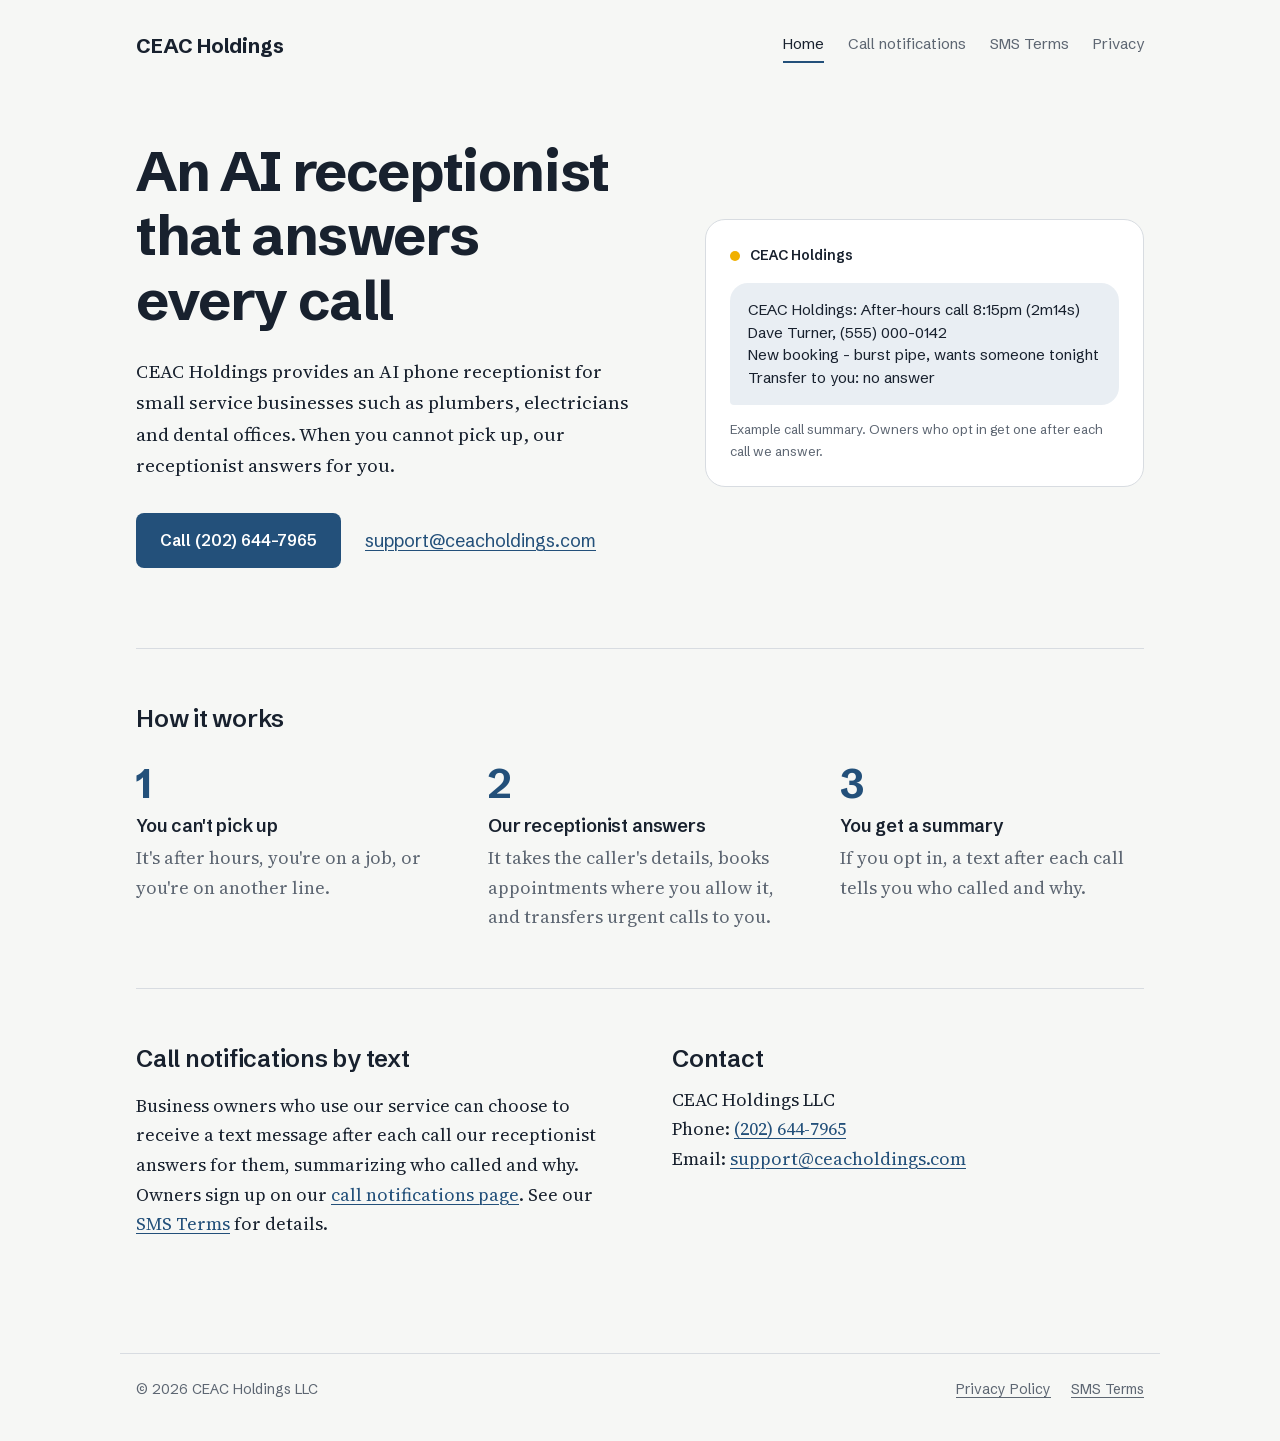
<file: index.html>
<!doctype html>
<html lang="en">
<head>
  <meta charset="utf-8">
  <meta name="viewport" content="width=device-width, initial-scale=1">
  <title>CEAC Holdings</title>
  <meta name="description" content="CEAC Holdings provides an AI phone receptionist for small service businesses.">
  <link rel="icon" href="/favicon.svg" type="image/svg+xml">
  <link rel="icon" href="/favicon-32.png" type="image/png" sizes="32x32">
  <link rel="apple-touch-icon" href="/apple-touch-icon.png">
  <meta property="og:type" content="website">
  <meta property="og:site_name" content="CEAC Holdings">
  <meta property="og:title" content="CEAC Holdings">
  <meta property="og:description" content="CEAC Holdings provides an AI phone receptionist for small service businesses.">
  <meta property="og:url" content="https://ceacholdings.com/">
  <meta property="og:image" content="https://ceacholdings.com/og-image.png">
  <meta property="og:image:width" content="1200">
  <meta property="og:image:height" content="630">
  <meta property="og:image:alt" content="CEAC Holdings: an AI receptionist that answers every call, with an example call summary text.">
  <meta name="twitter:card" content="summary_large_image">
  <link rel="preload" href="fonts/schibsted-grotesk-latin.woff2" as="font" type="font/woff2" crossorigin>
  <link rel="preload" href="fonts/source-serif-4-latin.woff2" as="font" type="font/woff2" crossorigin>
  <link rel="stylesheet" href="style.css">
</head>
<body>
  <header class="site-header">
    <a class="wordmark" href="/">CEAC Holdings</a>
    <nav class="site-nav" aria-label="Main">
      <a href="/" aria-current="page">Home</a>
      <a href="/sms-opt-in.html">Call notifications</a>
      <a href="/sms-terms.html">SMS Terms</a>
      <a href="/privacy.html">Privacy</a>
    </nav>
  </header>

  <main class="home">
    <section class="hero">
      <div>
        <h1>An AI receptionist that answers every call</h1>
        <p class="hero-lede">
          CEAC Holdings provides an AI phone receptionist for small service businesses such as
          plumbers, electricians and dental offices. When you cannot pick up, our receptionist
          answers for you.
        </p>
        <div class="hero-actions">
          <a class="button" href="tel:+12026447965">Call (202) 644-7965</a>
          <a href="mailto:support@ceacholdings.com">support@ceacholdings.com</a>
        </div>
      </div>

      <figure class="notification">
        <p class="notification-sender">CEAC Holdings</p>
        <p class="notification-message">CEAC Holdings: After-hours call 8:15pm (2m14s)<br>Dave Turner, (555) 000-0142<br>New booking - burst pipe, wants someone tonight<br>Transfer to you: no answer</p>
        <figcaption>Example call summary. Owners who opt in get one after each call we answer.</figcaption>
      </figure>
    </section>

    <section class="steps" aria-labelledby="steps-heading">
      <h2 id="steps-heading">How it works</h2>
      <ol>
        <li>
          <h3>You can't pick up</h3>
          <p>It's after hours, you're on a job, or you're on another line.</p>
        </li>
        <li>
          <h3>Our receptionist answers</h3>
          <p>
            It takes the caller's details, books appointments where you allow it, and transfers
            urgent calls to you.
          </p>
        </li>
        <li>
          <h3>You get a summary</h3>
          <p>If you opt in, a text after each call tells you who called and why.</p>
        </li>
      </ol>
    </section>

    <div class="home-details">
      <section>
        <h2>Call notifications by text</h2>
        <p>
          Business owners who use our service can choose to receive a text message after each call
          our receptionist answers for them, summarizing who called and why. Owners sign up on our
          <a href="/sms-opt-in.html">call notifications page</a>. See our
          <a href="/sms-terms.html">SMS Terms</a> for details.
        </p>
      </section>

      <section>
        <h2>Contact</h2>
        <address class="contact-block">
          CEAC Holdings LLC<br>
          Phone: <a href="tel:+12026447965">(202) 644-7965</a><br>
          Email: <a href="mailto:support@ceacholdings.com">support@ceacholdings.com</a>
        </address>
      </section>
    </div>
  </main>

  <footer class="site-footer">
    <span>&copy; 2026 CEAC Holdings LLC</span>
    <nav aria-label="Legal">
      <a href="/privacy.html">Privacy Policy</a>
      <a href="/sms-terms.html">SMS Terms</a>
    </nav>
  </footer>
</body>
</html>
</file>
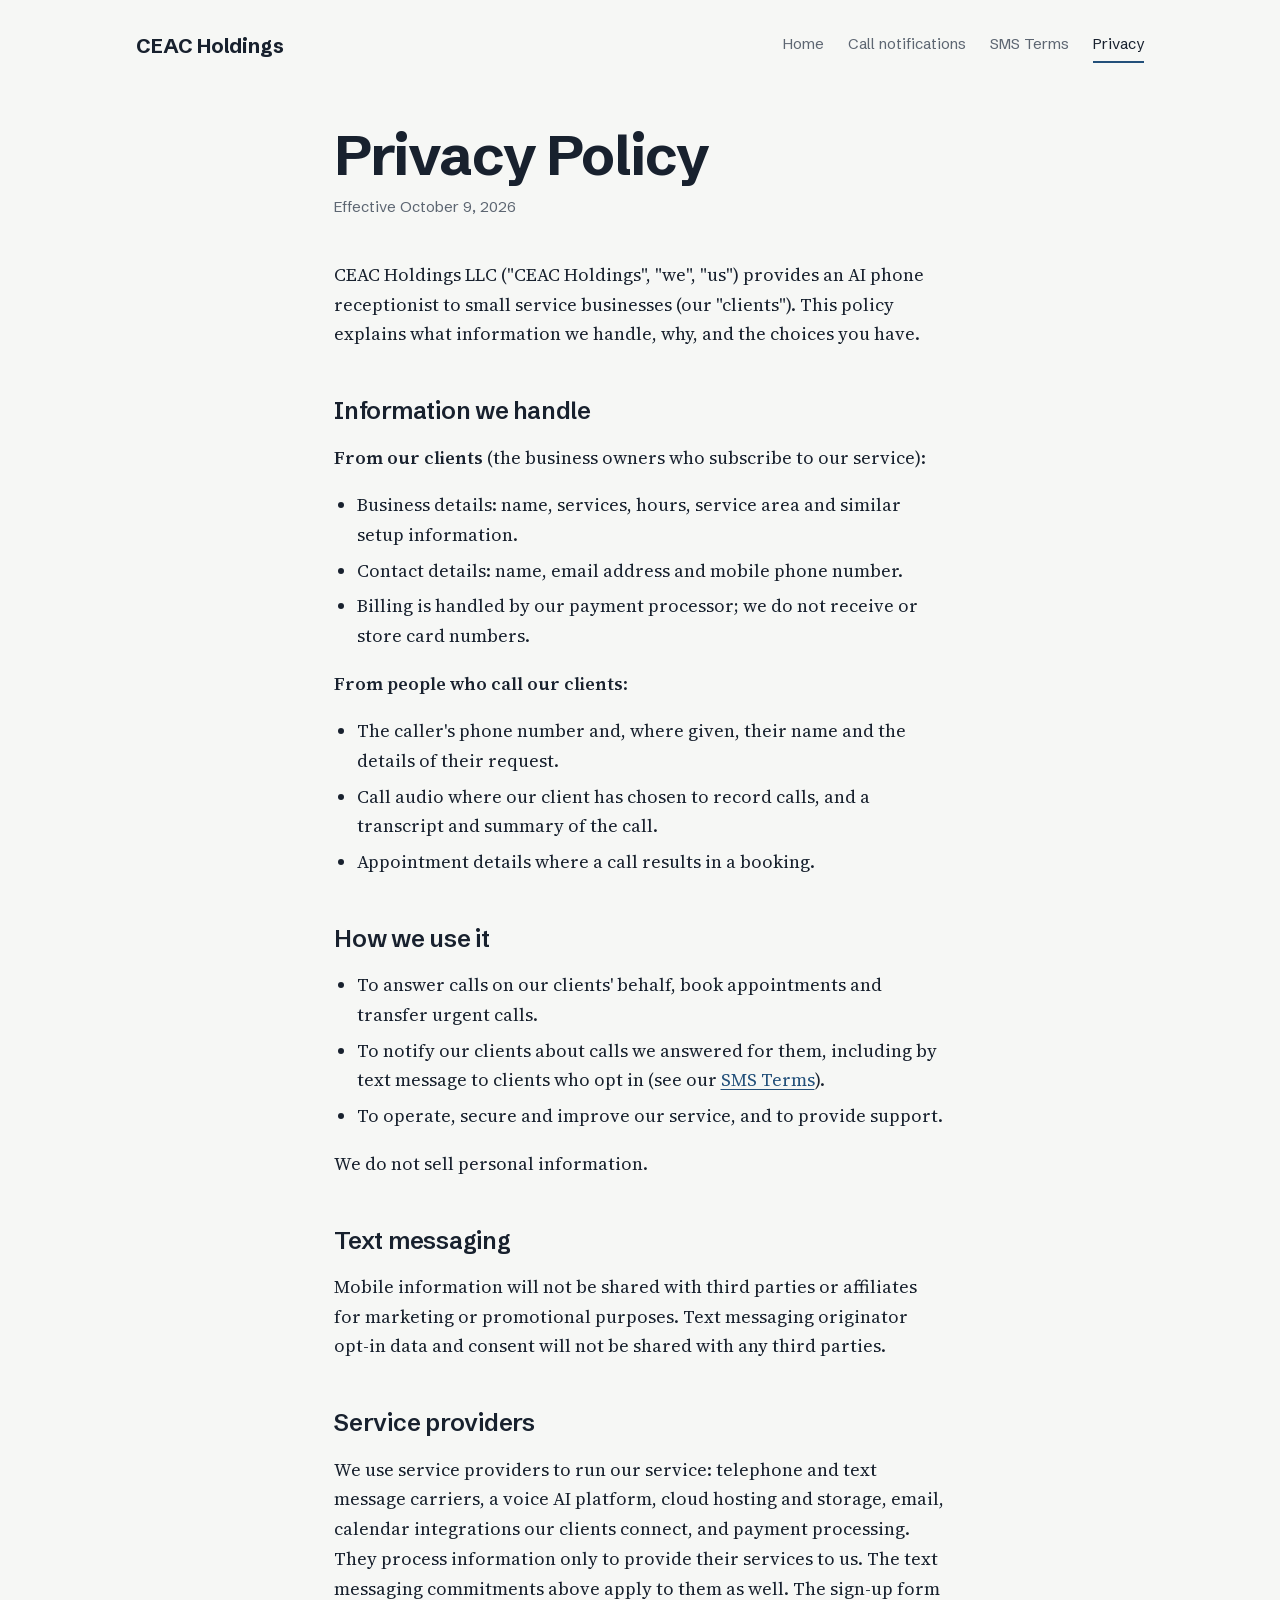
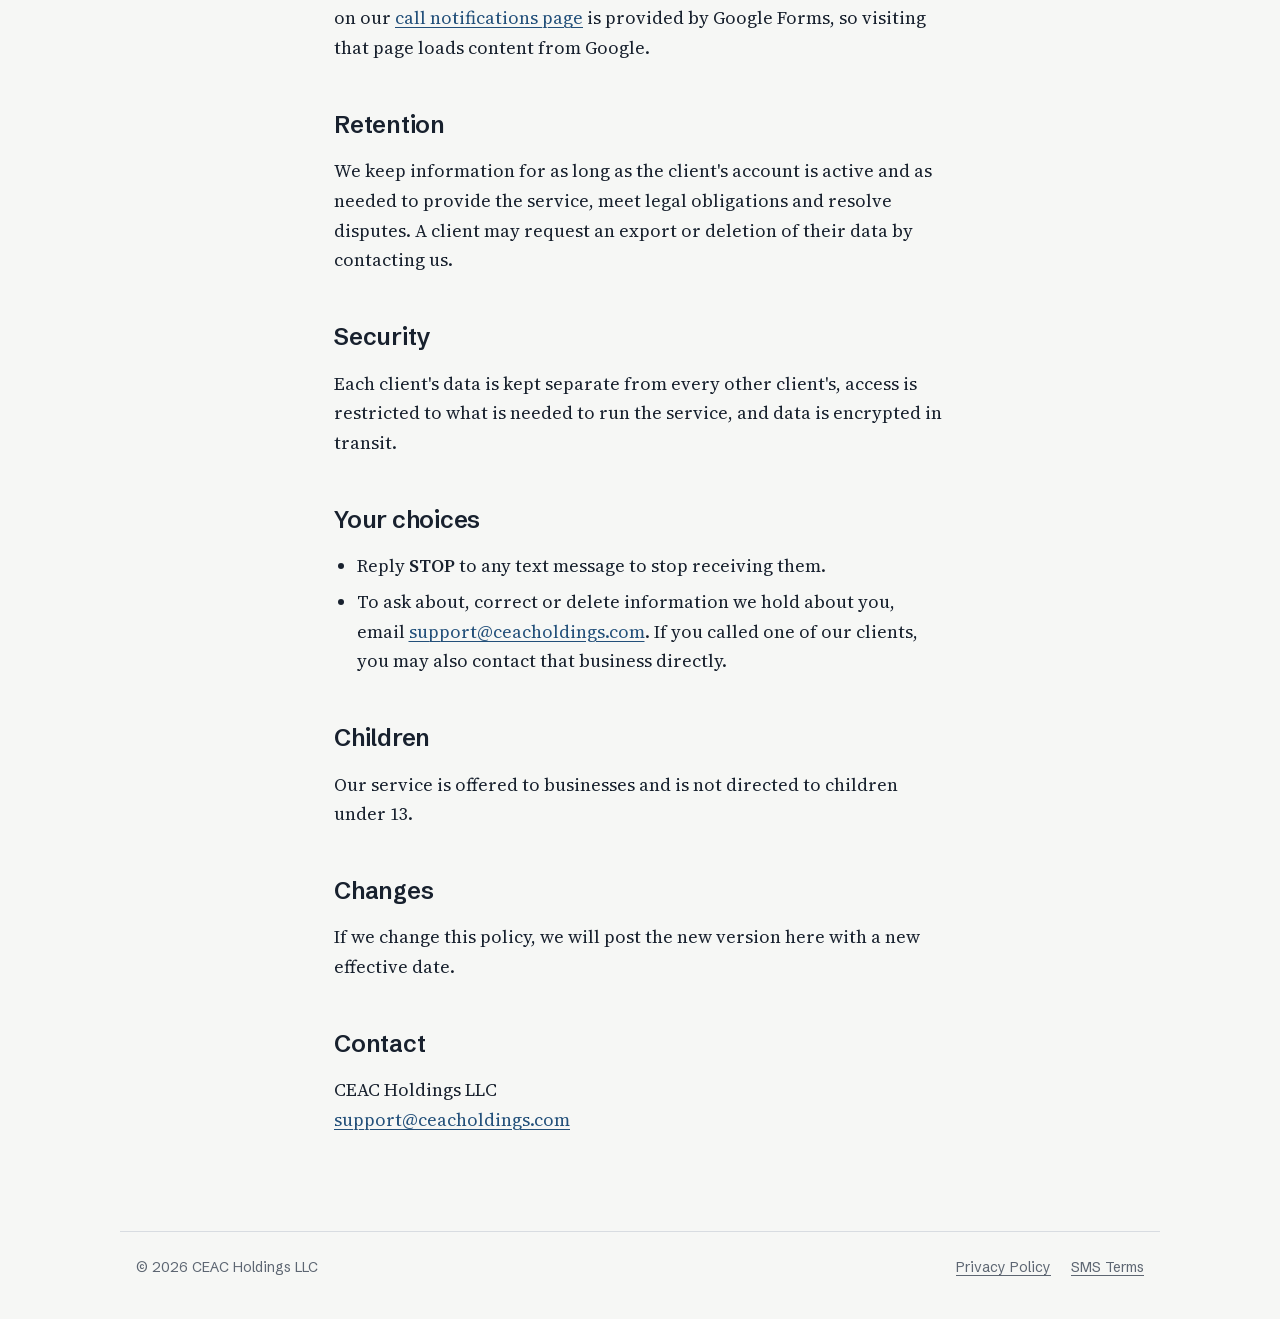
<file: privacy.html>
<!doctype html>
<html lang="en">
<head>
  <meta charset="utf-8">
  <meta name="viewport" content="width=device-width, initial-scale=1">
  <title>Privacy Policy — CEAC Holdings</title>
  <meta name="description" content="How CEAC Holdings collects, uses and protects information.">
  <link rel="icon" href="/favicon.svg" type="image/svg+xml">
  <link rel="icon" href="/favicon-32.png" type="image/png" sizes="32x32">
  <link rel="apple-touch-icon" href="/apple-touch-icon.png">
  <meta property="og:type" content="website">
  <meta property="og:site_name" content="CEAC Holdings">
  <meta property="og:title" content="Privacy Policy — CEAC Holdings">
  <meta property="og:description" content="How CEAC Holdings collects, uses and protects information.">
  <meta property="og:url" content="https://ceacholdings.com/privacy.html">
  <meta property="og:image" content="https://ceacholdings.com/og-image.png">
  <meta property="og:image:width" content="1200">
  <meta property="og:image:height" content="630">
  <meta property="og:image:alt" content="CEAC Holdings: an AI receptionist that answers every call, with an example call summary text.">
  <meta name="twitter:card" content="summary_large_image">
  <link rel="preload" href="fonts/schibsted-grotesk-latin.woff2" as="font" type="font/woff2" crossorigin>
  <link rel="preload" href="fonts/source-serif-4-latin.woff2" as="font" type="font/woff2" crossorigin>
  <link rel="stylesheet" href="style.css">
</head>
<body>
  <header class="site-header">
    <a class="wordmark" href="/">CEAC Holdings</a>
    <nav class="site-nav" aria-label="Main">
      <a href="/">Home</a>
      <a href="/sms-opt-in.html">Call notifications</a>
      <a href="/sms-terms.html">SMS Terms</a>
      <a href="/privacy.html" aria-current="page">Privacy</a>
    </nav>
  </header>

  <main class="document">
    <h1>Privacy Policy</h1>
    <p class="effective">Effective October 9, 2026</p>

    <p>
      CEAC Holdings LLC ("CEAC Holdings", "we", "us") provides an AI phone receptionist to small
      service businesses (our "clients"). This policy explains what information we handle, why,
      and the choices you have.
    </p>

    <h2>Information we handle</h2>
    <p><strong>From our clients</strong> (the business owners who subscribe to our service):</p>
    <ul>
      <li>Business details: name, services, hours, service area and similar setup information.</li>
      <li>Contact details: name, email address and mobile phone number.</li>
      <li>Billing is handled by our payment processor; we do not receive or store card numbers.</li>
    </ul>
    <p><strong>From people who call our clients</strong>:</p>
    <ul>
      <li>The caller's phone number and, where given, their name and the details of their request.</li>
      <li>Call audio where our client has chosen to record calls, and a transcript and summary of the call.</li>
      <li>Appointment details where a call results in a booking.</li>
    </ul>

    <h2>How we use it</h2>
    <ul>
      <li>To answer calls on our clients' behalf, book appointments and transfer urgent calls.</li>
      <li>To notify our clients about calls we answered for them, including by text message to
        clients who opt in (see our <a href="/sms-terms.html">SMS Terms</a>).</li>
      <li>To operate, secure and improve our service, and to provide support.</li>
    </ul>
    <p>We do not sell personal information.</p>

    <h2>Text messaging</h2>
    <p>
      Mobile information will not be shared with third parties or affiliates for marketing or
      promotional purposes. Text messaging originator opt-in data and consent will not be shared
      with any third parties.
    </p>

    <h2>Service providers</h2>
    <p>
      We use service providers to run our service: telephone and text message carriers, a voice
      AI platform, cloud hosting and storage, email, calendar integrations our clients connect,
      and payment processing. They process information only to provide their services to us. The
      text messaging commitments above apply to them as well. The sign-up form on our
      <a href="/sms-opt-in.html">call notifications page</a> is provided by Google Forms, so
      visiting that page loads content from Google.
    </p>

    <h2>Retention</h2>
    <p>
      We keep information for as long as the client's account is active and as needed to provide
      the service, meet legal obligations and resolve disputes. A client may request an export or
      deletion of their data by contacting us.
    </p>

    <h2>Security</h2>
    <p>
      Each client's data is kept separate from every other client's, access is restricted to
      what is needed to run the service, and data is encrypted in transit.
    </p>

    <h2>Your choices</h2>
    <ul>
      <li>Reply <strong>STOP</strong> to any text message to stop receiving them.</li>
      <li>To ask about, correct or delete information we hold about you, email
        <a href="mailto:support@ceacholdings.com">support@ceacholdings.com</a>. If you called one
        of our clients, you may also contact that business directly.</li>
    </ul>

    <h2>Children</h2>
    <p>Our service is offered to businesses and is not directed to children under 13.</p>

    <h2>Changes</h2>
    <p>
      If we change this policy, we will post the new version here with a new effective date.
    </p>

    <h2>Contact</h2>
    <p>
      CEAC Holdings LLC<br>
      <a href="mailto:support@ceacholdings.com">support@ceacholdings.com</a>
    </p>
  </main>

  <footer class="site-footer">
    <span>&copy; 2026 CEAC Holdings LLC</span>
    <nav aria-label="Legal">
      <a href="/privacy.html">Privacy Policy</a>
      <a href="/sms-terms.html">SMS Terms</a>
    </nav>
  </footer>
</body>
</html>
</file>
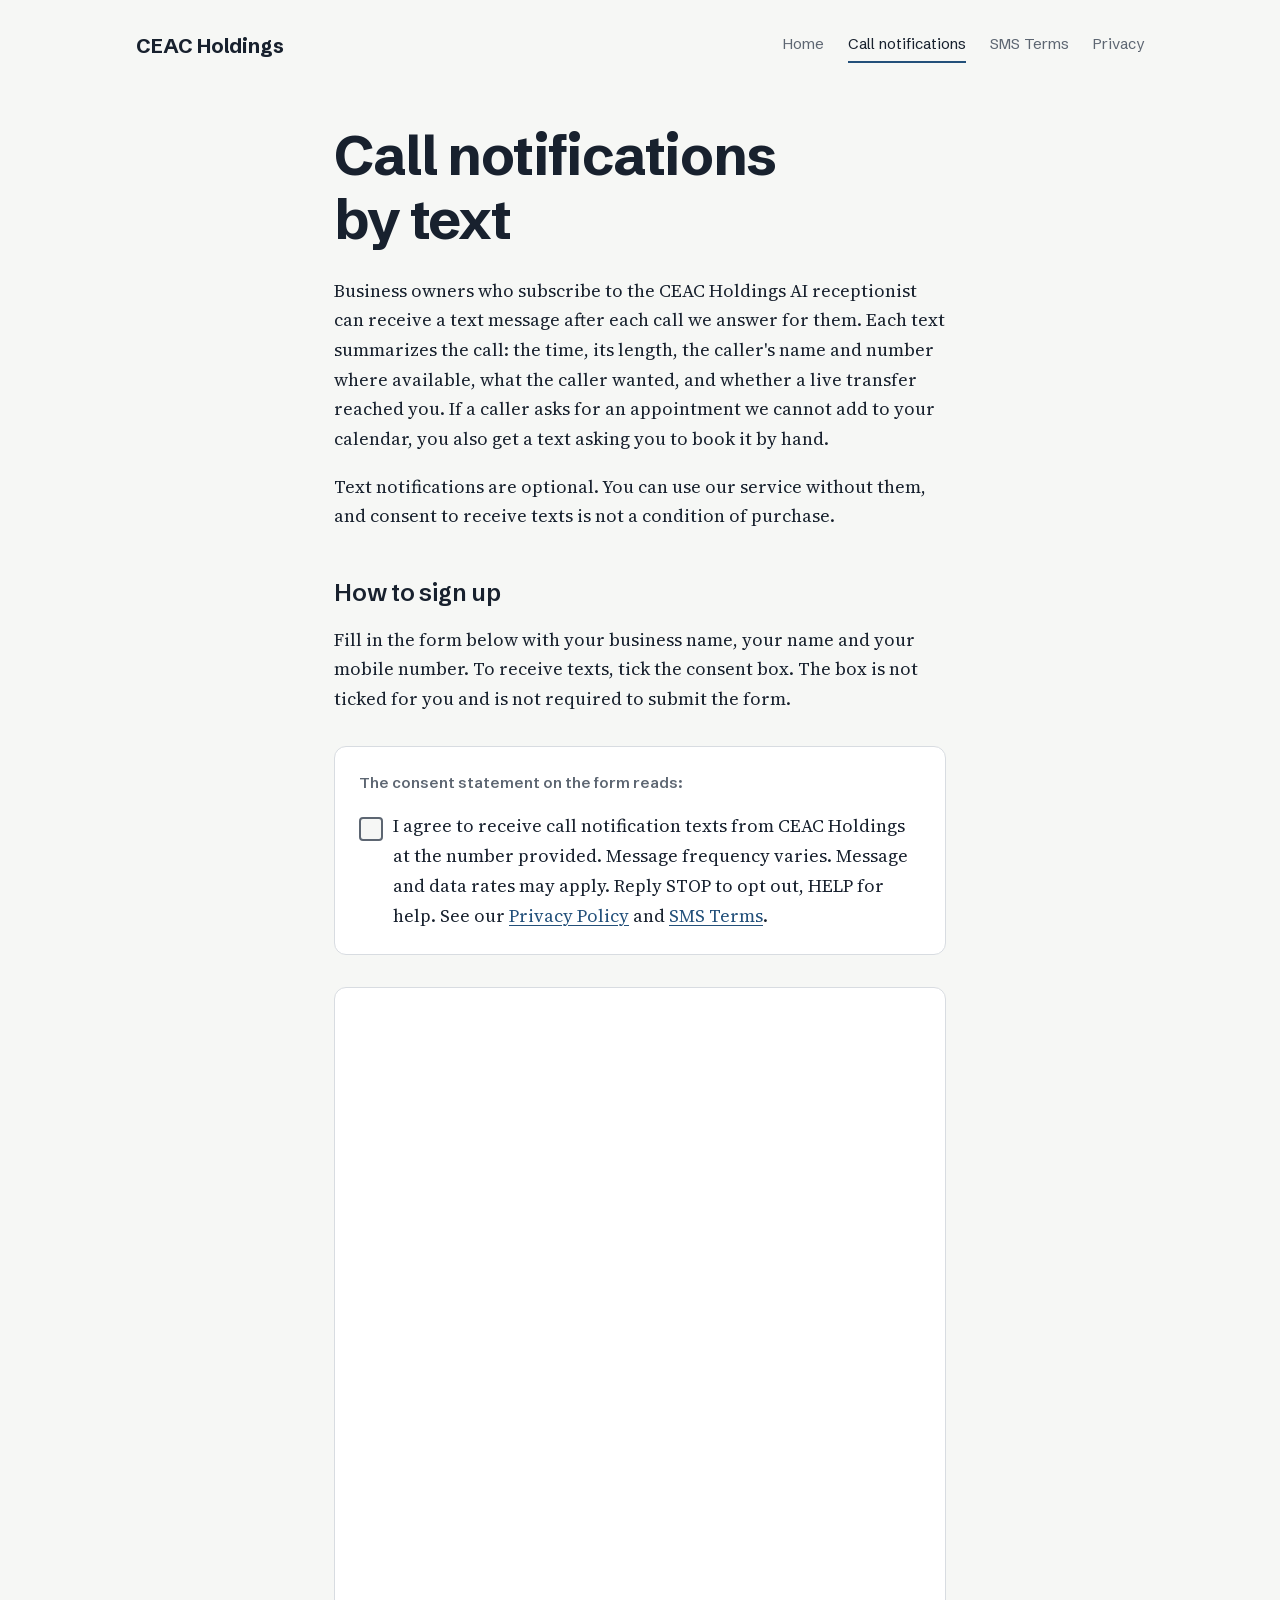
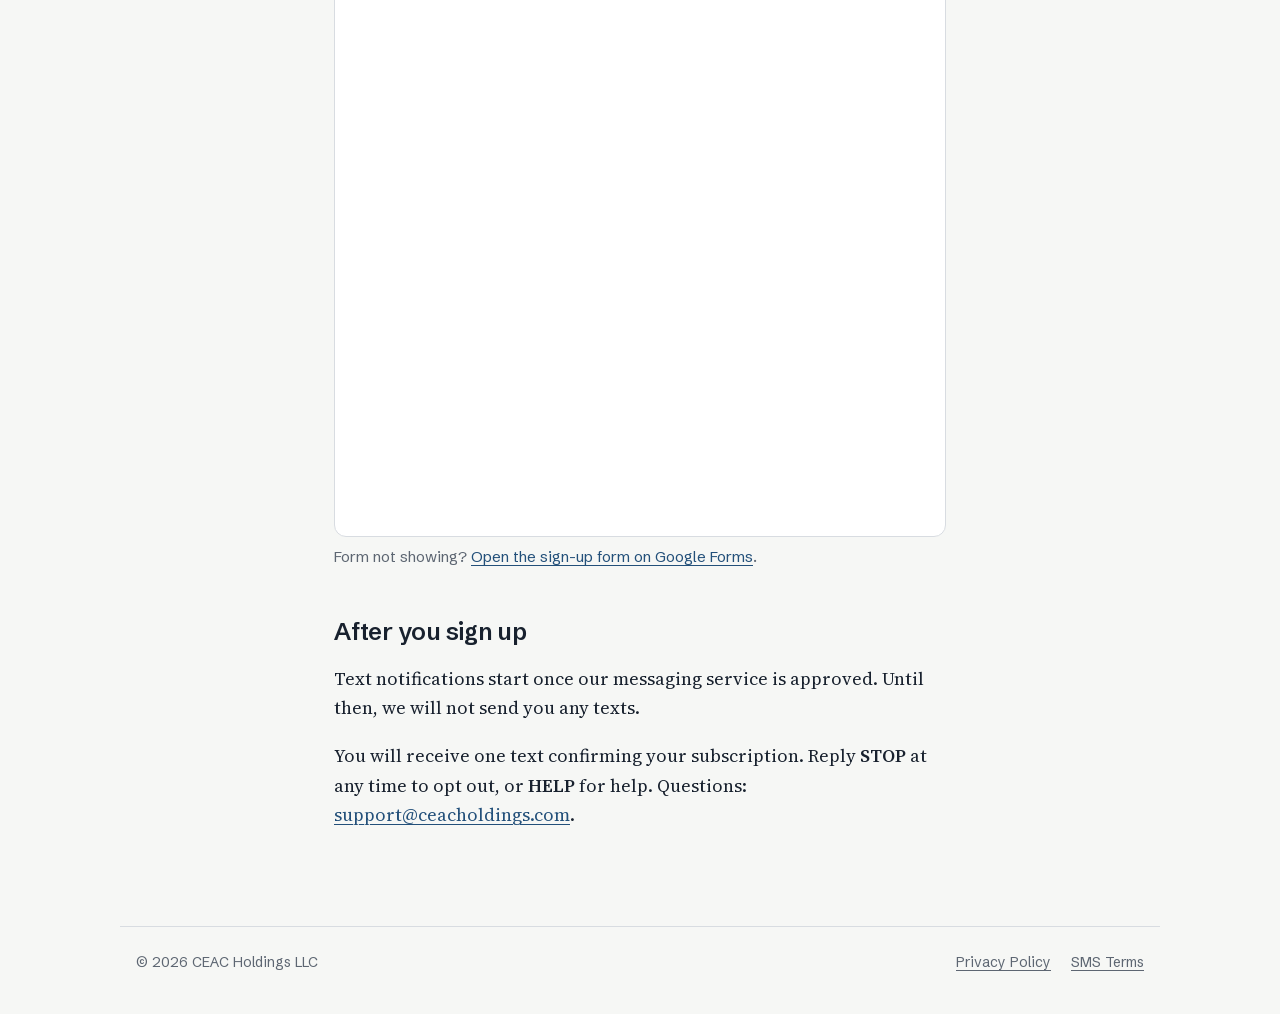
<file: sms-opt-in.html>
<!doctype html>
<html lang="en">
<head>
  <meta charset="utf-8">
  <meta name="viewport" content="width=device-width, initial-scale=1">
  <title>Call Notifications — CEAC Holdings</title>
  <meta name="description" content="Sign up to receive call notification texts from CEAC Holdings.">
  <link rel="icon" href="/favicon.svg" type="image/svg+xml">
  <link rel="icon" href="/favicon-32.png" type="image/png" sizes="32x32">
  <link rel="apple-touch-icon" href="/apple-touch-icon.png">
  <meta property="og:type" content="website">
  <meta property="og:site_name" content="CEAC Holdings">
  <meta property="og:title" content="Call Notifications — CEAC Holdings">
  <meta property="og:description" content="Sign up to receive call notification texts from CEAC Holdings.">
  <meta property="og:url" content="https://ceacholdings.com/sms-opt-in.html">
  <meta property="og:image" content="https://ceacholdings.com/og-image.png">
  <meta property="og:image:width" content="1200">
  <meta property="og:image:height" content="630">
  <meta property="og:image:alt" content="CEAC Holdings: an AI receptionist that answers every call, with an example call summary text.">
  <meta name="twitter:card" content="summary_large_image">
  <link rel="preload" href="fonts/schibsted-grotesk-latin.woff2" as="font" type="font/woff2" crossorigin>
  <link rel="preload" href="fonts/source-serif-4-latin.woff2" as="font" type="font/woff2" crossorigin>
  <link rel="stylesheet" href="style.css">
</head>
<body>
  <header class="site-header">
    <a class="wordmark" href="/">CEAC Holdings</a>
    <nav class="site-nav" aria-label="Main">
      <a href="/">Home</a>
      <a href="/sms-opt-in.html" aria-current="page">Call notifications</a>
      <a href="/sms-terms.html">SMS Terms</a>
      <a href="/privacy.html">Privacy</a>
    </nav>
  </header>

  <main class="document">
    <h1>Call notifications by text</h1>
    <p>
      Business owners who subscribe to the CEAC Holdings AI receptionist can receive a text
      message after each call we answer for them. Each text summarizes the call: the time, its
      length, the caller's name and number where available, what the caller wanted, and whether
      a live transfer reached you. If a caller asks for an appointment we cannot add to your
      calendar, you also get a text asking you to book it by hand.
    </p>
    <p>
      Text notifications are optional. You can use our service without them, and consent to
      receive texts is not a condition of purchase.
    </p>

    <h2>How to sign up</h2>
    <p>
      Fill in the form below with your business name, your name and your mobile number. To
      receive texts, tick the consent box. The box is not ticked for you and is not required to
      submit the form.
    </p>

    <div class="consent-preview">
      <p class="consent-preview-title">The consent statement on the form reads:</p>
      <p class="consent-preview-statement">
        I agree to receive call notification texts from CEAC Holdings at the number provided.
        Message frequency varies. Message and data rates may apply. Reply STOP to opt out, HELP
        for help. See our <a href="/privacy.html">Privacy Policy</a> and
        <a href="/sms-terms.html">SMS Terms</a>.
      </p>
    </div>

    <iframe
      class="signup-form"
      src="https://docs.google.com/forms/d/e/1FAIpQLSeyhPd0poCtlwb2AHLI7wAUZXyKrZ-A8A6Gs7ltLcJiI4grIg/viewform?embedded=true"
      title="Call notifications sign-up form"
      loading="lazy"></iframe>
    <p class="signup-form-fallback">
      Form not showing?
      <a href="https://docs.google.com/forms/d/e/1FAIpQLSeyhPd0poCtlwb2AHLI7wAUZXyKrZ-A8A6Gs7ltLcJiI4grIg/viewform">Open the sign-up form on Google Forms</a>.
    </p>

    <h2>After you sign up</h2>
    <p>
      Text notifications start once our messaging service is approved. Until then, we will not
      send you any texts.
    </p>
    <p>
      You will receive one text confirming your subscription. Reply <strong>STOP</strong> at any
      time to opt out, or <strong>HELP</strong> for help. Questions:
      <a href="mailto:support@ceacholdings.com">support@ceacholdings.com</a>.
    </p>
  </main>

  <footer class="site-footer">
    <span>&copy; 2026 CEAC Holdings LLC</span>
    <nav aria-label="Legal">
      <a href="/privacy.html">Privacy Policy</a>
      <a href="/sms-terms.html">SMS Terms</a>
    </nav>
  </footer>
</body>
</html>
</file>
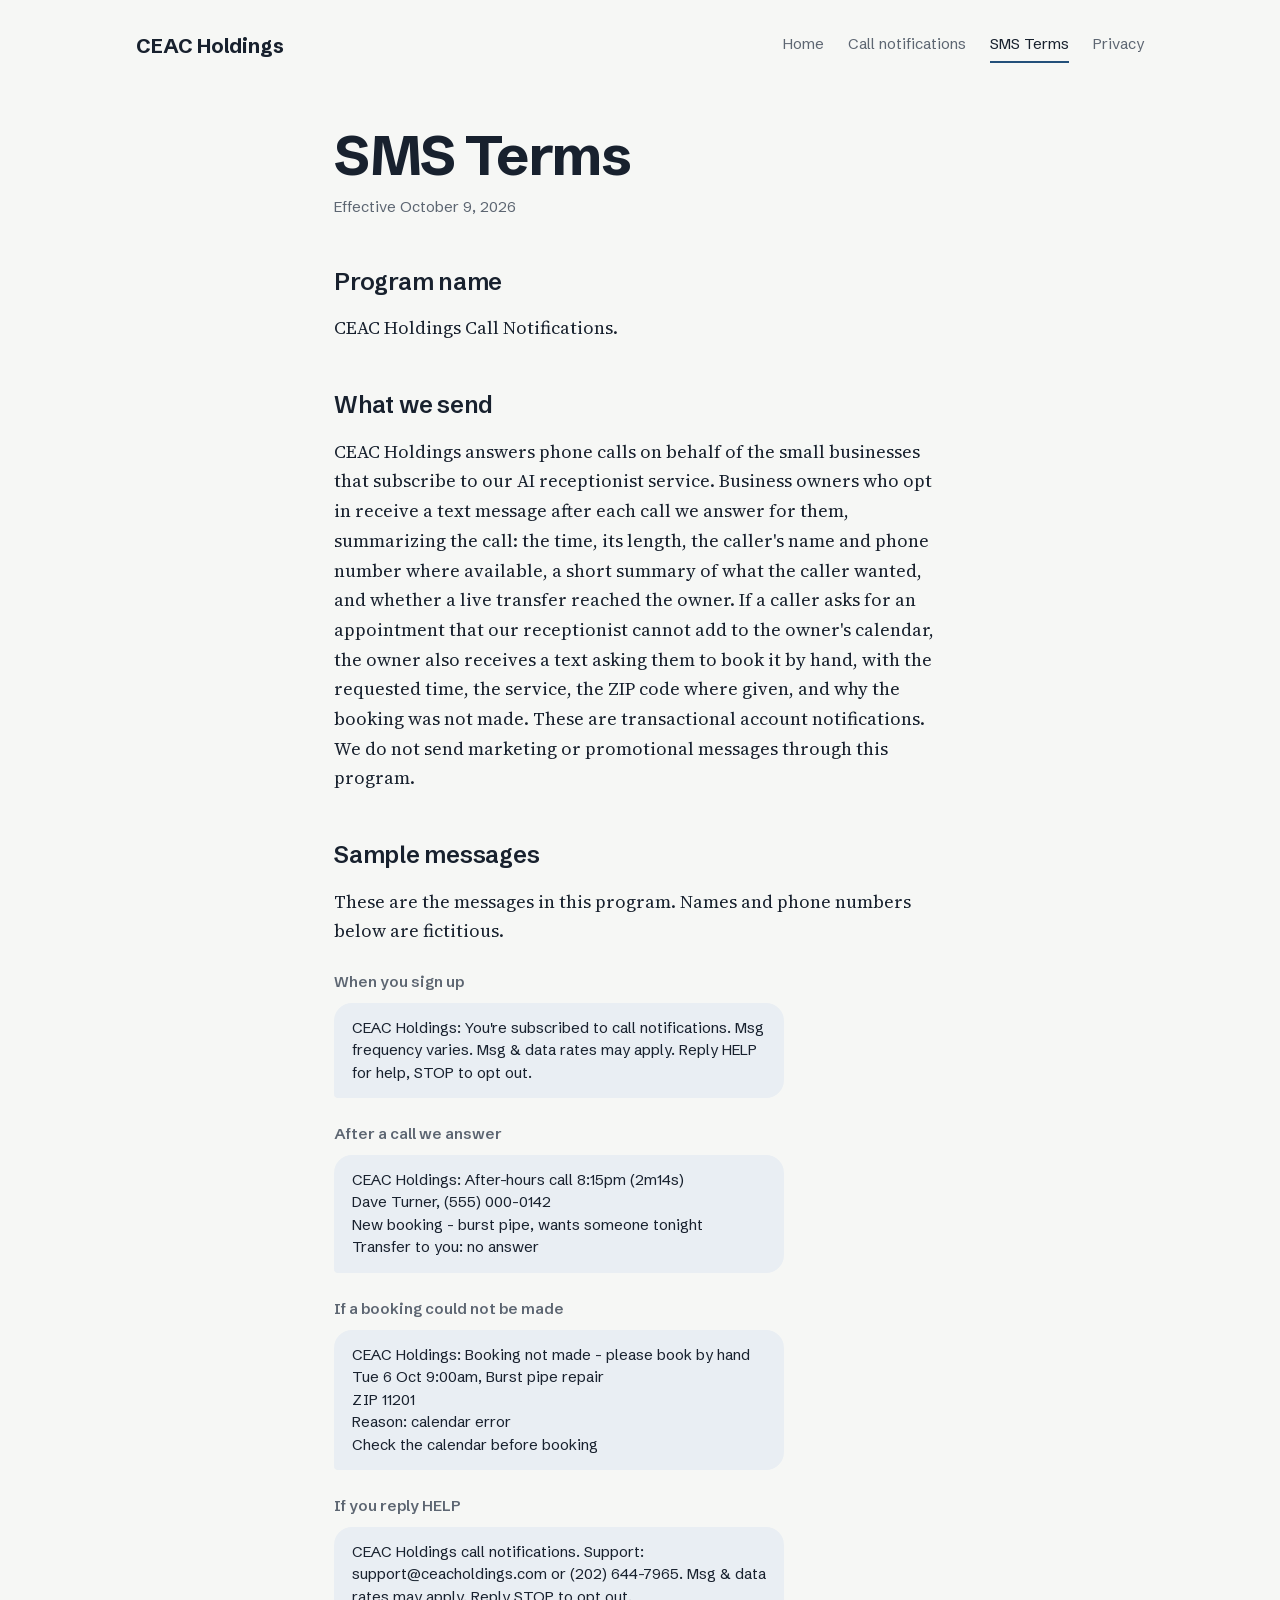
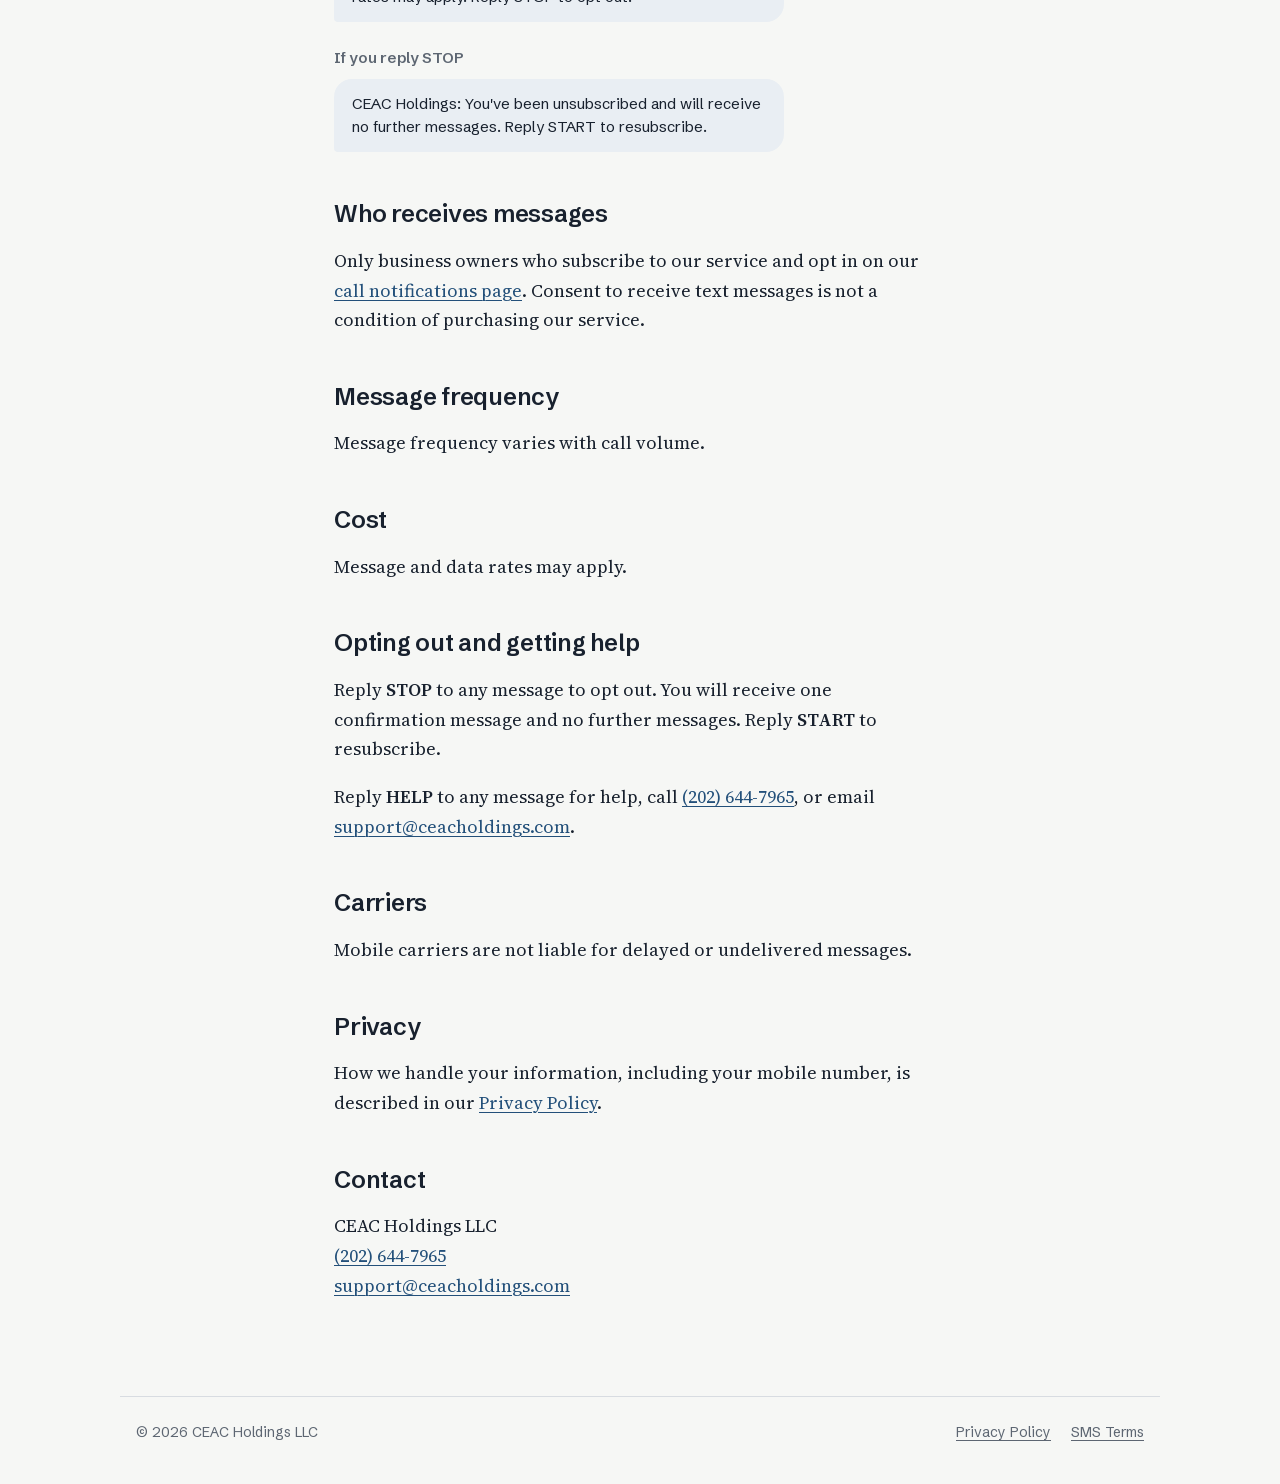
<file: sms-terms.html>
<!doctype html>
<html lang="en">
<head>
  <meta charset="utf-8">
  <meta name="viewport" content="width=device-width, initial-scale=1">
  <title>SMS Terms — CEAC Holdings</title>
  <meta name="description" content="Terms for the CEAC Holdings Call Notifications text message program.">
  <link rel="icon" href="/favicon.svg" type="image/svg+xml">
  <link rel="icon" href="/favicon-32.png" type="image/png" sizes="32x32">
  <link rel="apple-touch-icon" href="/apple-touch-icon.png">
  <meta property="og:type" content="website">
  <meta property="og:site_name" content="CEAC Holdings">
  <meta property="og:title" content="SMS Terms — CEAC Holdings">
  <meta property="og:description" content="Terms for the CEAC Holdings Call Notifications text message program.">
  <meta property="og:url" content="https://ceacholdings.com/sms-terms.html">
  <meta property="og:image" content="https://ceacholdings.com/og-image.png">
  <meta property="og:image:width" content="1200">
  <meta property="og:image:height" content="630">
  <meta property="og:image:alt" content="CEAC Holdings: an AI receptionist that answers every call, with an example call summary text.">
  <meta name="twitter:card" content="summary_large_image">
  <link rel="preload" href="fonts/schibsted-grotesk-latin.woff2" as="font" type="font/woff2" crossorigin>
  <link rel="preload" href="fonts/source-serif-4-latin.woff2" as="font" type="font/woff2" crossorigin>
  <link rel="stylesheet" href="style.css">
</head>
<body>
  <header class="site-header">
    <a class="wordmark" href="/">CEAC Holdings</a>
    <nav class="site-nav" aria-label="Main">
      <a href="/">Home</a>
      <a href="/sms-opt-in.html">Call notifications</a>
      <a href="/sms-terms.html" aria-current="page">SMS Terms</a>
      <a href="/privacy.html">Privacy</a>
    </nav>
  </header>

  <main class="document">
    <h1>SMS Terms</h1>
    <p class="effective">Effective October 9, 2026</p>

    <h2>Program name</h2>
    <p>CEAC Holdings Call Notifications.</p>

    <h2>What we send</h2>
    <p>
      CEAC Holdings answers phone calls on behalf of the small businesses that subscribe to our AI
      receptionist service. Business owners who opt in receive a text message after each call we
      answer for them, summarizing the call: the time, its length, the caller's name and phone
      number where available, a short summary of what the caller wanted, and whether a live
      transfer reached the owner. If a caller asks for an appointment that our receptionist cannot
      add to the owner's calendar, the owner also receives a text asking them to book it by hand,
      with the requested time, the service, the ZIP code where given, and why the booking was not
      made. These are transactional account notifications. We do not send
      marketing or promotional messages through this program.
    </p>

    <h2>Sample messages</h2>
    <p>
      These are the messages in this program. Names and phone numbers below are fictitious.
    </p>
    <dl class="sample-messages">
      <dt>When you sign up</dt>
      <dd><p class="message-bubble">CEAC Holdings: You're subscribed to call notifications. Msg frequency varies. Msg &amp; data rates may apply. Reply HELP for help, STOP to opt out.</p></dd>

      <dt>After a call we answer</dt>
      <dd><p class="message-bubble">CEAC Holdings: After-hours call 8:15pm (2m14s)<br>Dave Turner, (555) 000-0142<br>New booking - burst pipe, wants someone tonight<br>Transfer to you: no answer</p></dd>

      <dt>If a booking could not be made</dt>
      <dd><p class="message-bubble">CEAC Holdings: Booking not made - please book by hand<br>Tue 6 Oct 9:00am, Burst pipe repair<br>ZIP 11201<br>Reason: calendar error<br>Check the calendar before booking</p></dd>

      <dt>If you reply HELP</dt>
      <dd><p class="message-bubble">CEAC Holdings call notifications. Support: support@ceacholdings.com or (202) 644-7965. Msg &amp; data rates may apply. Reply STOP to opt out.</p></dd>

      <dt>If you reply STOP</dt>
      <dd><p class="message-bubble">CEAC Holdings: You've been unsubscribed and will receive no further messages. Reply START to resubscribe.</p></dd>
    </dl>

    <h2>Who receives messages</h2>
    <p>
      Only business owners who subscribe to our service and opt in on our
      <a href="/sms-opt-in.html">call notifications page</a>. Consent to receive text messages is
      not a condition of purchasing our service.
    </p>

    <h2>Message frequency</h2>
    <p>Message frequency varies with call volume.</p>

    <h2>Cost</h2>
    <p>Message and data rates may apply.</p>

    <h2>Opting out and getting help</h2>
    <p>
      Reply <strong>STOP</strong> to any message to opt out. You will receive one confirmation
      message and no further messages. Reply <strong>START</strong> to resubscribe.
    </p>
    <p>
      Reply <strong>HELP</strong> to any message for help, call
      <a href="tel:+12026447965">(202) 644-7965</a>, or email
      <a href="mailto:support@ceacholdings.com">support@ceacholdings.com</a>.
    </p>

    <h2>Carriers</h2>
    <p>Mobile carriers are not liable for delayed or undelivered messages.</p>

    <h2>Privacy</h2>
    <p>
      How we handle your information, including your mobile number, is described in our
      <a href="/privacy.html">Privacy Policy</a>.
    </p>

    <h2>Contact</h2>
    <p>
      CEAC Holdings LLC<br>
      <a href="tel:+12026447965">(202) 644-7965</a><br>
      <a href="mailto:support@ceacholdings.com">support@ceacholdings.com</a>
    </p>
  </main>

  <footer class="site-footer">
    <span>&copy; 2026 CEAC Holdings LLC</span>
    <nav aria-label="Legal">
      <a href="/privacy.html">Privacy Policy</a>
      <a href="/sms-terms.html">SMS Terms</a>
    </nav>
  </footer>
</body>
</html>
</file>
<file: style.css>
/* Self-hosted so visitors' browsers never contact a third-party font service. */
@font-face {
  font-family: "Schibsted Grotesk";
  src: url("fonts/schibsted-grotesk-latin.woff2") format("woff2");
  font-weight: 400 700;
  font-display: swap;
}

@font-face {
  font-family: "Source Serif 4";
  src: url("fonts/source-serif-4-latin.woff2") format("woff2");
  font-weight: 400 600;
  font-display: swap;
}

:root {
  --paper: #f6f7f5;
  --surface: #ffffff;
  --ink: #18212e;
  --muted: #5d6672;
  --rule: #d8dce1;
  --brand: #23507a;
  --brand-ink: #ffffff;
  --signal: #f0b000;
  --bubble: #e9eef3;

  --font-heading: "Schibsted Grotesk", "Helvetica Neue", Arial, sans-serif;
  --font-body: "Source Serif 4", Georgia, "Times New Roman", serif;

  --measure: 68ch;
  --page-width: 1040px;
  --gutter: 16px;
}

@media (prefers-color-scheme: dark) {
  :root {
    --paper: #121820;
    --surface: #1a222c;
    --ink: #e8ebee;
    --muted: #a2abb5;
    --rule: #2f3944;
    --brand: #8cb8e0;
    --brand-ink: #121820;
    --bubble: #26313d;
  }
}

* {
  box-sizing: border-box;
}

body {
  margin: 0;
  background: var(--paper);
  color: var(--ink);
  font-family: var(--font-body);
  font-size: 1.125rem;
  line-height: 1.65;
  -webkit-text-size-adjust: 100%;
}

a {
  color: var(--brand);
  text-underline-offset: 0.18em;
  text-decoration-thickness: 1px;
}

a:hover {
  text-decoration-thickness: 2px;
}

:focus-visible {
  outline: 3px solid var(--signal);
  outline-offset: 2px;
  border-radius: 2px;
}

h1,
h2,
h3 {
  font-family: var(--font-heading);
  line-height: 1.15;
  letter-spacing: -0.01em;
  text-wrap: balance;
}

h1 {
  font-size: clamp(2.25rem, 5vw, 3.5rem);
  font-weight: 700;
  letter-spacing: -0.025em;
  margin: 0 0 24px;
}

h2 {
  font-size: 1.5rem;
  font-weight: 600;
  margin: 48px 0 12px;
}

h3 {
  font-size: 1.125rem;
  font-weight: 600;
  margin: 0 0 6px;
}

ul {
  padding-left: 1.25em;
}

li + li {
  margin-top: 6px;
}

/* Site chrome */

.site-header,
.site-footer {
  max-width: var(--page-width);
  margin: 0 auto;
  padding-left: var(--gutter);
  padding-right: var(--gutter);
}

.site-header {
  display: flex;
  flex-wrap: wrap;
  align-items: center;
  justify-content: space-between;
  gap: 12px 32px;
  padding-top: 28px;
  padding-bottom: 28px;
  font-family: var(--font-heading);
}

.wordmark {
  font-size: 1.25rem;
  font-weight: 700;
  letter-spacing: -0.01em;
  color: var(--ink);
  text-decoration: none;
}

.site-nav {
  display: flex;
  flex-wrap: wrap;
  gap: 4px 24px;
  font-size: 0.9375rem;
}

.site-nav a {
  color: var(--muted);
  text-decoration: none;
  padding: 4px 0;
  border-bottom: 2px solid transparent;
}

.site-nav a:hover {
  color: var(--ink);
}

.site-nav a[aria-current="page"] {
  color: var(--ink);
  border-bottom-color: var(--brand);
}

.site-footer {
  display: flex;
  flex-wrap: wrap;
  justify-content: space-between;
  gap: 8px 24px;
  margin-top: 96px;
  padding-top: 24px;
  padding-bottom: 40px;
  border-top: 1px solid var(--rule);
  font-family: var(--font-heading);
  font-size: 0.875rem;
  color: var(--muted);
}

.site-footer nav {
  display: flex;
  gap: 20px;
}

.site-footer a {
  color: var(--muted);
}

/* Home */

.home {
  max-width: var(--page-width);
  margin: 0 auto;
  padding: 0 var(--gutter);
}

.hero {
  display: grid;
  grid-template-columns: minmax(0, 1.15fr) minmax(0, 1fr);
  gap: 48px 64px;
  align-items: center;
  padding: 48px 0 80px;
}

.hero-lede {
  max-width: 34em;
  margin: 0 0 32px;
  font-size: 1.1875rem;
}

.hero-actions {
  display: flex;
  flex-wrap: wrap;
  align-items: center;
  gap: 12px 24px;
  font-family: var(--font-heading);
}

.hero-phone {
  color: var(--ink);
  font-weight: 600;
  font-variant-numeric: tabular-nums;
}

.notification {
  margin: 0;
  padding: 24px;
  background: var(--surface);
  border: 1px solid var(--rule);
  border-radius: 20px;
  font-family: var(--font-heading);
}

.notification-sender {
  display: flex;
  align-items: center;
  gap: 10px;
  margin: 0 0 16px;
  font-size: 0.875rem;
  font-weight: 600;
}

.notification-sender::before {
  content: "";
  width: 10px;
  height: 10px;
  border-radius: 50%;
  background: var(--signal);
}

.notification-message {
  margin: 0;
  padding: 16px 18px;
  background: var(--bubble);
  border-radius: 18px 18px 18px 4px;
  font-size: 0.9375rem;
  line-height: 1.5;
}

.notification figcaption {
  margin-top: 14px;
  font-size: 0.8125rem;
  color: var(--muted);
}

.steps {
  padding: 56px 0;
  border-top: 1px solid var(--rule);
  border-bottom: 1px solid var(--rule);
}

.steps h2 {
  margin-top: 0;
  margin-bottom: 32px;
}

.steps ol {
  display: grid;
  grid-template-columns: repeat(3, minmax(0, 1fr));
  gap: 32px 48px;
  margin: 0;
  padding: 0;
  list-style: none;
  counter-reset: step;
}

.steps li {
  margin: 0;
  counter-increment: step;
}

.steps li::before {
  content: counter(step);
  display: block;
  margin-bottom: 12px;
  font-family: var(--font-heading);
  font-size: 2.5rem;
  font-weight: 700;
  line-height: 1;
  color: var(--brand);
}

.steps p {
  margin: 0;
  color: var(--muted);
}

.home-details {
  display: grid;
  grid-template-columns: repeat(2, minmax(0, 1fr));
  gap: 0 64px;
  padding-top: 8px;
}

.home-details p {
  max-width: var(--measure);
}

/* Document pages: opt-in, terms, privacy */

.document {
  max-width: calc(var(--measure) + 2 * var(--gutter));
  margin: 0 auto;
  padding: 32px var(--gutter) 0;
}

.document > h1 {
  margin-bottom: 8px;
}

.effective {
  margin: 0 0 40px;
  font-family: var(--font-heading);
  font-size: 0.9375rem;
  color: var(--muted);
}

.document > h1 + p:not(.effective) {
  margin-top: 24px;
}

.button {
  display: inline-block;
  padding: 14px 24px;
  border-radius: 8px;
  background: var(--brand);
  color: var(--brand-ink);
  font-family: var(--font-heading);
  font-size: 1rem;
  font-weight: 600;
  text-decoration: none;
}

.button:hover {
  filter: brightness(1.12);
}

.consent-preview {
  margin: 32px 0;
  padding: 24px;
  background: var(--surface);
  border: 1px solid var(--rule);
  border-radius: 12px;
}

.consent-preview-title {
  margin: 0 0 16px;
  font-family: var(--font-heading);
  font-size: 0.9375rem;
  font-weight: 600;
  color: var(--muted);
}

.consent-preview-statement {
  position: relative;
  margin: 0;
  padding-left: 34px;
}

.consent-preview-statement::before {
  content: "";
  position: absolute;
  top: 0.3em;
  left: 0;
  width: 20px;
  height: 20px;
  border: 2px solid var(--muted);
  border-radius: 4px;
  background: var(--paper);
}

.signup-form {
  display: block;
  width: 100%;
  height: 1150px;
  margin: 32px 0 8px;
  border: 1px solid var(--rule);
  border-radius: 12px;
  background: #ffffff;
}

.signup-form-fallback {
  margin-top: 0;
  font-family: var(--font-heading);
  font-size: 0.9375rem;
  color: var(--muted);
}

.sample-messages {
  margin: 24px 0 0;
}

.sample-messages dt {
  margin: 24px 0 8px;
  font-family: var(--font-heading);
  font-size: 0.9375rem;
  font-weight: 600;
  color: var(--muted);
}

.sample-messages dt:first-child {
  margin-top: 0;
}

.sample-messages dd {
  margin: 0;
}

.message-bubble {
  max-width: 30em;
  margin: 0;
  padding: 14px 18px;
  background: var(--bubble);
  border-radius: 18px 18px 18px 4px;
  font-family: var(--font-heading);
  font-size: 0.9375rem;
  line-height: 1.5;
}

.contact-block {
  font-style: normal;
}

@media (max-width: 760px) {
  body {
    font-size: 1.0625rem;
  }

  .site-header {
    padding-top: 20px;
    padding-bottom: 20px;
  }

  .hero {
    grid-template-columns: 1fr;
    padding: 24px 0 56px;
  }

  .steps ol,
  .home-details {
    grid-template-columns: 1fr;
  }

  .notification {
    padding: 18px;
  }

  .signup-form {
    height: 1420px;
  }

  .site-footer {
    margin-top: 64px;
  }
}
</file>
